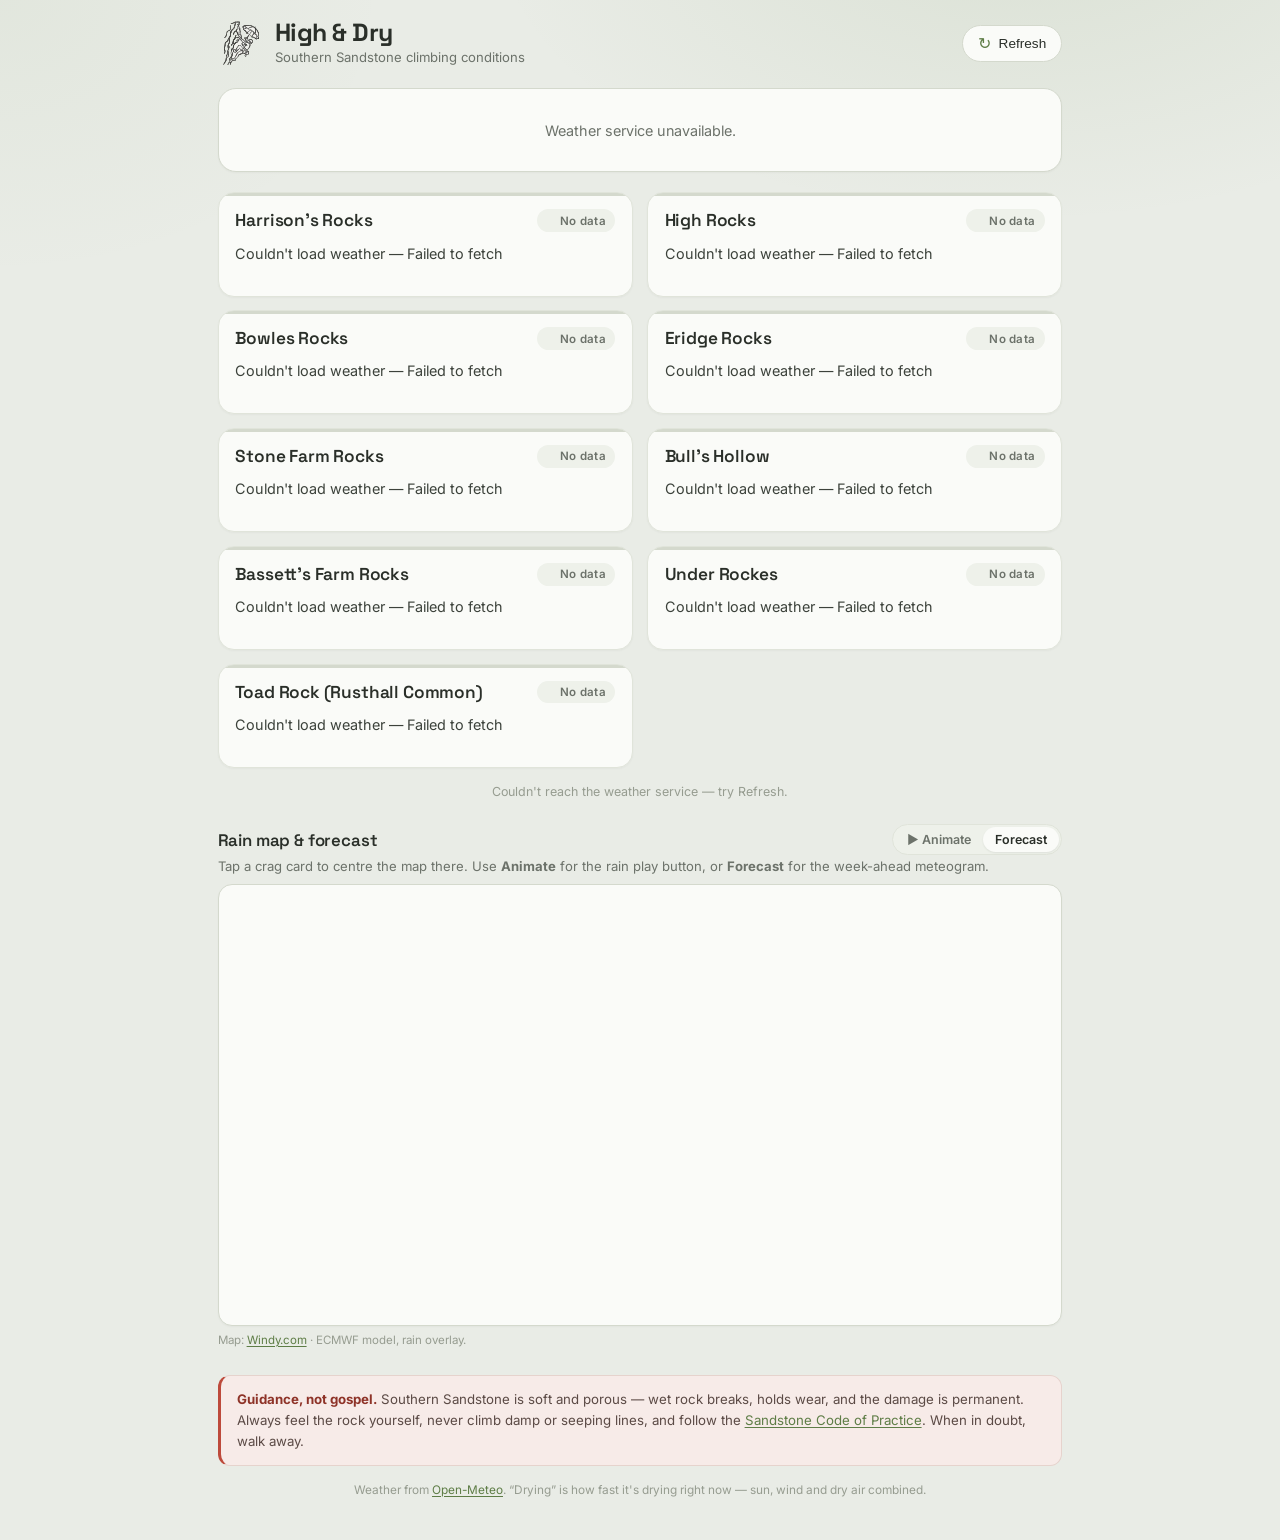
<file: index.html>
<!doctype html>
<html lang="en">
  <head>
    <meta charset="utf-8" />
    <meta name="viewport" content="width=device-width, initial-scale=1, viewport-fit=cover" />
    <title>High &amp; Dry — Southern Sandstone conditions</title>
    <meta name="description" content="Live wet/dry traffic-light conditions for Southern Sandstone climbing crags." />
    <meta name="theme-color" content="#e9ece6" />
    <meta property="og:type" content="website" />
    <meta property="og:site_name" content="High &amp; Dry" />
    <meta property="og:title" content="High &amp; Dry — Southern Sandstone conditions" />
    <meta property="og:description" content="Live traffic-light wet/dry conditions for Southern Sandstone climbing crags." />
    <meta property="og:url" content="https://high-and-dry.pages.dev/" />
    <meta property="og:image" content="https://high-and-dry.pages.dev/og.png" />
    <meta property="og:image:width" content="1200" />
    <meta property="og:image:height" content="630" />
    <meta property="og:image:type" content="image/png" />
    <meta name="twitter:card" content="summary_large_image" />
    <meta name="twitter:title" content="High &amp; Dry — Southern Sandstone conditions" />
    <meta name="twitter:description" content="Live traffic-light wet/dry conditions for Southern Sandstone climbing crags." />
    <meta name="twitter:image" content="https://high-and-dry.pages.dev/og.png" />
    <link rel="manifest" href="./manifest.webmanifest" />
    <link rel="icon" href="./icon.svg" type="image/svg+xml" />
    <link rel="preconnect" href="https://fonts.googleapis.com" />
    <link rel="preconnect" href="https://fonts.gstatic.com" crossorigin />
    <link
      href="https://fonts.googleapis.com/css2?family=Inter:wght@400;500;600;700&family=Space+Grotesk:wght@500;600;700&display=swap"
      rel="stylesheet"
    />
    <link rel="stylesheet" href="./styles.css" />
  </head>
  <body>
    <div class="wrap">
      <header class="topbar">
        <div class="brand">
          <img class="logo" src="./logo.svg" alt="" width="46" height="46" />
          <div>
            <h1>High&nbsp;&amp;&nbsp;Dry</h1>
            <p class="tag">Southern Sandstone climbing conditions</p>
          </div>
        </div>
        <button id="refresh" type="button" aria-label="Refresh conditions">
          <span class="ico" aria-hidden="true">↻</span><span class="lbl">Refresh</span>
        </button>
      </header>

      <section id="hero" class="hero" aria-live="polite"></section>

      <main id="grid" class="grid" aria-live="polite"></main>

      <p id="status" class="status">Loading…</p>

      <section class="mapsec" aria-label="Area rain map">
        <div class="mapsec-head">
          <h2 class="mapsec-h">Rain map &amp; forecast</h2>
          <div class="map-toggle" role="group" aria-label="Map display mode">
            <button id="map-animate" type="button" aria-pressed="false">▶ Animate</button>
            <button id="map-forecast" type="button" class="on" aria-pressed="true">Forecast</button>
          </div>
        </div>
        <p class="mapsec-sub">Tap a crag card to centre the map there. Use <b>Animate</b> for the rain play button, or <b>Forecast</b> for the week-ahead meteogram.</p>
        <div class="mapframe">
          <iframe
            title="Windy rain map for the Southern Sandstone area"
            loading="lazy"
            src="https://embed.windy.com/embed.html?type=map&amp;location=coordinates&amp;metricRain=default&amp;metricTemp=default&amp;metricWind=default&amp;zoom=10&amp;overlay=rain&amp;product=ecmwf&amp;level=surface&amp;lat=51.10&amp;lon=0.19&amp;detailLat=51.098&amp;detailLon=0.187&amp;detail=true&amp;pressure=true&amp;message=true"
          ></iframe>
        </div>
        <p class="mapsec-cred">Map: <a href="https://www.windy.com/?51.098,0.187,9" target="_blank" rel="noopener">Windy.com</a> · ECMWF model, rain overlay.</p>
      </section>

      <footer>
        <div class="warn">
          <strong>Guidance, not gospel.</strong> Southern Sandstone is soft and
          porous — wet rock breaks, holds wear, and the damage is permanent. Always
          feel the rock yourself, never climb damp or seeping lines, and follow the
          <a href="http://www.southernsandstoneclimbs.co.uk/" target="_blank" rel="noopener">Sandstone Code of Practice</a>.
          When in doubt, walk away.
        </div>
        <p class="src">
          Weather from <a href="https://open-meteo.com/" target="_blank" rel="noopener">Open-Meteo</a>.
          “Drying” is how fast it's drying right now — sun, wind and dry air combined.
        </p>
      </footer>
    </div>

    <script type="module" src="./app.js"></script>
  </body>
</html>
</file>
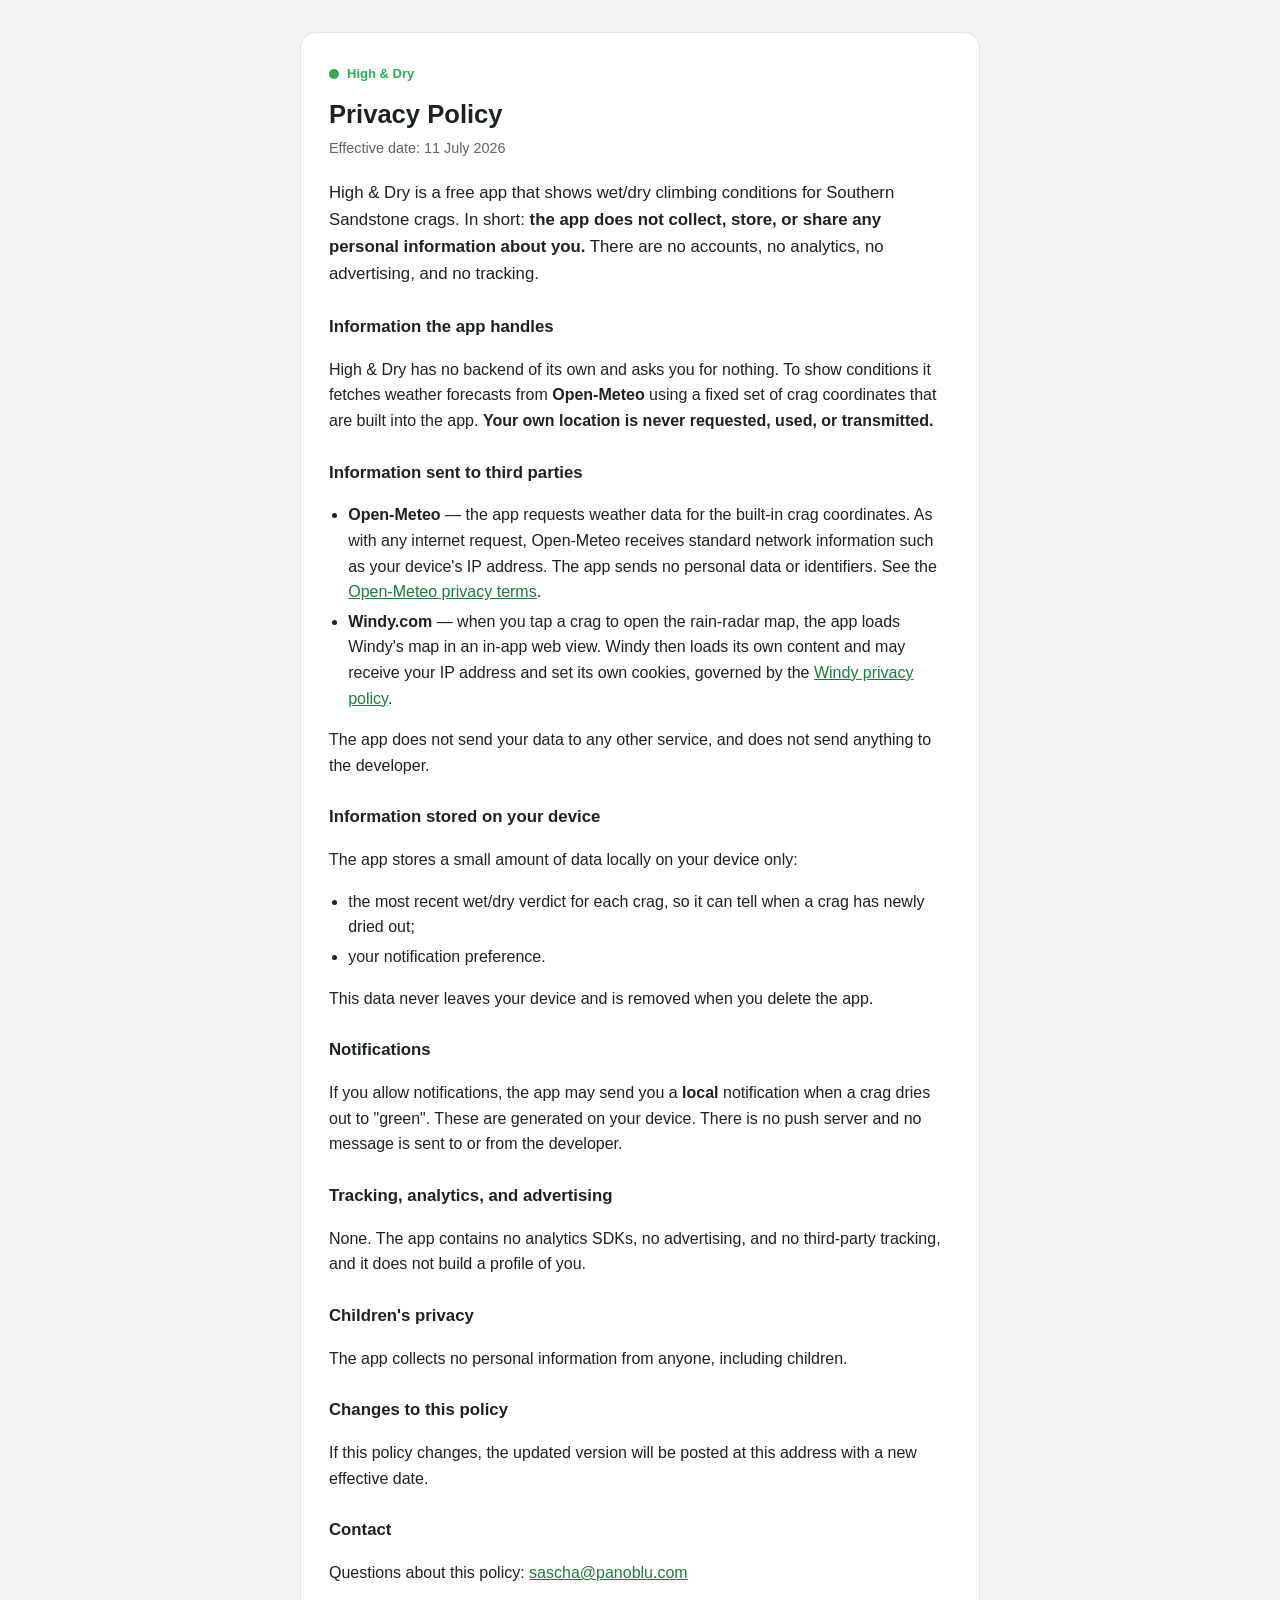
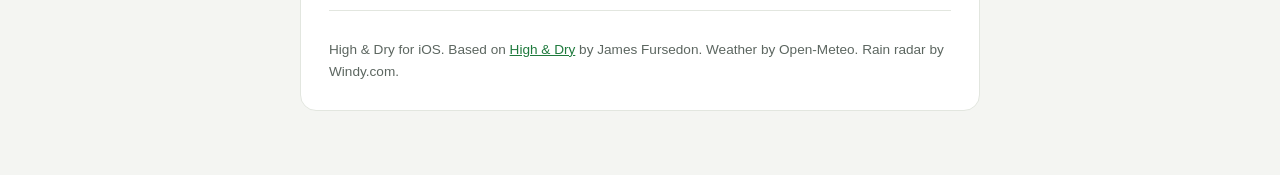
<file: privacy.html>
<!doctype html>
<html lang="en">
<head>
  <meta charset="utf-8" />
  <meta name="viewport" content="width=device-width, initial-scale=1" />
  <title>Privacy Policy — High &amp; Dry</title>
  <meta name="description" content="Privacy policy for the High & Dry iOS app. The app collects no personal data." />
  <style>
    :root {
      --bg: #f4f5f2;
      --card: #ffffff;
      --ink: #1b2320;
      --muted: #5c6660;
      --line: #e2e6df;
      --accent: #2faa55;
      --link: #1f7a3d;
    }
    @media (prefers-color-scheme: dark) {
      :root {
        --bg: #10140f;
        --card: #191f18;
        --ink: #e8ece6;
        --muted: #9aa89d;
        --line: #2a332a;
        --accent: #2faa55;
        --link: #6fd48b;
      }
    }
    * { box-sizing: border-box; }
    body {
      margin: 0;
      background: var(--bg);
      color: var(--ink);
      font: 16px/1.6 -apple-system, BlinkMacSystemFont, "Segoe UI", Roboto, Helvetica, Arial, sans-serif;
      padding: 32px 20px 64px;
    }
    main {
      max-width: 680px;
      margin: 0 auto;
      background: var(--card);
      border: 1px solid var(--line);
      border-radius: 16px;
      padding: 28px 28px 8px;
    }
    .badge {
      display: inline-flex; align-items: center; gap: 8px;
      font-size: 13px; font-weight: 600; color: var(--accent);
      margin-bottom: 4px;
    }
    .dot { width: 10px; height: 10px; border-radius: 50%; background: var(--accent); }
    h1 { font-size: 1.6rem; margin: 6px 0 2px; }
    .eff { color: var(--muted); font-size: 0.9rem; margin: 0 0 20px; }
    h2 { font-size: 1.05rem; margin: 26px 0 6px; }
    p, li { color: var(--ink); }
    .lead { font-size: 1.05rem; }
    a { color: var(--link); }
    ul { padding-left: 1.2em; }
    li { margin: 4px 0; }
    footer { color: var(--muted); font-size: 0.85rem; margin-top: 28px; padding-bottom: 20px; }
    hr { border: none; border-top: 1px solid var(--line); margin: 24px 0; }
  </style>
</head>
<body>
  <main>
    <div class="badge"><span class="dot"></span>High &amp; Dry</div>
    <h1>Privacy Policy</h1>
    <p class="eff">Effective date: 11 July 2026</p>

    <p class="lead">High &amp; Dry is a free app that shows wet/dry climbing
    conditions for Southern Sandstone crags. In short: <strong>the app does not
    collect, store, or share any personal information about you.</strong> There
    are no accounts, no analytics, no advertising, and no tracking.</p>

    <h2>Information the app handles</h2>
    <p>High &amp; Dry has no backend of its own and asks you for nothing. To show
    conditions it fetches weather forecasts from <strong>Open-Meteo</strong>
    using a fixed set of crag coordinates that are built into the app.
    <strong>Your own location is never requested, used, or transmitted.</strong></p>

    <h2>Information sent to third parties</h2>
    <ul>
      <li><strong>Open-Meteo</strong> — the app requests weather data for the
      built-in crag coordinates. As with any internet request, Open-Meteo
      receives standard network information such as your device's IP address.
      The app sends no personal data or identifiers. See the
      <a href="https://open-meteo.com/en/terms" rel="noopener" target="_blank">Open-Meteo privacy terms</a>.</li>
      <li><strong>Windy.com</strong> — when you tap a crag to open the rain-radar
      map, the app loads Windy's map in an in-app web view. Windy then loads its
      own content and may receive your IP address and set its own cookies,
      governed by the
      <a href="https://account.windy.com/privacy-policy" rel="noopener" target="_blank">Windy privacy policy</a>.</li>
    </ul>
    <p>The app does not send your data to any other service, and does not send
    anything to the developer.</p>

    <h2>Information stored on your device</h2>
    <p>The app stores a small amount of data locally on your device only:</p>
    <ul>
      <li>the most recent wet/dry verdict for each crag, so it can tell when a
      crag has newly dried out;</li>
      <li>your notification preference.</li>
    </ul>
    <p>This data never leaves your device and is removed when you delete the app.</p>

    <h2>Notifications</h2>
    <p>If you allow notifications, the app may send you a <strong>local</strong>
    notification when a crag dries out to "green". These are generated on your
    device. There is no push server and no message is sent to or from the
    developer.</p>

    <h2>Tracking, analytics, and advertising</h2>
    <p>None. The app contains no analytics SDKs, no advertising, and no
    third-party tracking, and it does not build a profile of you.</p>

    <h2>Children's privacy</h2>
    <p>The app collects no personal information from anyone, including children.</p>

    <h2>Changes to this policy</h2>
    <p>If this policy changes, the updated version will be posted at this address
    with a new effective date.</p>

    <h2>Contact</h2>
    <p>Questions about this policy: <a href="mailto:sascha@panoblu.com">sascha@panoblu.com</a></p>

    <hr />
    <footer>
      High &amp; Dry for iOS. Based on
      <a href="https://github.com/jfursedon/high-and-dry" rel="noopener" target="_blank">High &amp; Dry</a>
      by James Fursedon. Weather by Open-Meteo. Rain radar by Windy.com.
    </footer>
  </main>
</body>
</html>
</file>
<file: styles.css>
:root {
  /* light "stone" theme — cool grey-green */
  --bg: #e9ece6;
  --surface: #fafbf8;
  --surface-2: #f1f3ee;
  --inset: #eef1ea;
  --border: #d4d9cd;
  --border-soft: #e0e4da;
  --ink: #2a2f29;
  --muted: #6c726a;
  --faint: #969c90;
  --accent: #5e7d46;
  --accent-soft: #6e8f54;

  --green: #4f8a5e;
  --amber: #bf8a2c;
  --red: #bd4a3b;

  color-scheme: light;
}

* { box-sizing: border-box; }

body {
  margin: 0;
  font-family: "Inter", ui-sans-serif, system-ui, -apple-system, sans-serif;
  color: var(--ink);
  background:
    radial-gradient(900px 520px at 80% -10%, rgba(110, 143, 84, 0.12), transparent 60%),
    radial-gradient(700px 500px at 0% 0%, rgba(110, 143, 84, 0.06), transparent 55%),
    var(--bg);
  background-attachment: fixed;
  min-height: 100dvh;
  -webkit-font-smoothing: antialiased;
}

.wrap {
  max-width: 880px;
  margin: 0 auto;
  padding: max(env(safe-area-inset-top), 1.25rem) 1.1rem 2.5rem;
}

/* ---------- top bar ---------- */
.topbar {
  display: flex;
  align-items: center;
  justify-content: space-between;
  gap: 1rem;
  margin-bottom: 1.4rem;
}
.brand { display: flex; align-items: center; gap: 0.7rem; }
.logo { width: 46px; height: 46px; flex: none; display: block; }
h1 {
  font-family: "Space Grotesk", sans-serif;
  font-weight: 700;
  font-size: 1.55rem;
  letter-spacing: -0.02em;
  margin: 0;
  line-height: 1;
}
.tag { margin: 0.25rem 0 0; color: var(--muted); font-size: 0.82rem; }

#refresh {
  display: inline-flex; align-items: center; gap: 0.45rem;
  background: var(--surface);
  color: var(--ink);
  border: 1px solid var(--border);
  border-radius: 999px;
  padding: 0.5rem 0.95rem;
  font-size: 0.85rem; font-weight: 500;
  cursor: pointer;
  transition: background 0.15s, transform 0.1s;
}
#refresh:hover { background: var(--surface-2); }
#refresh:active { transform: scale(0.96); }
#refresh .ico { color: var(--accent); font-size: 1rem; }
#refresh.spin .ico { animation: spin 0.7s linear infinite; }
@keyframes spin { to { transform: rotate(360deg); } }

/* ---------- hero ---------- */
.hero {
  border: 1px solid var(--border);
  border-radius: 18px;
  padding: 1.1rem 1.25rem;
  margin-bottom: 1.25rem;
  background: var(--surface);
  box-shadow: 0 1px 2px rgba(42,47,41,0.04);
  display: flex; align-items: center; gap: 1rem;
  min-height: 84px;
}
.hero.empty { color: var(--muted); justify-content: center; font-size: 0.9rem; }
.hero-glyph {
  width: 56px; height: 56px; flex: none;
  border-radius: 50%;
  display: grid; place-items: center;
  font-family: "Space Grotesk", sans-serif;
  font-weight: 700; font-size: 1.5rem;
}
.hero-glyph.green { background: #e3efe6; color: #3c6e4b; box-shadow: inset 0 0 0 1px rgba(79,138,94,0.35); }
.hero-glyph.amber { background: #f4ead3; color: #8a6216; box-shadow: inset 0 0 0 1px rgba(191,138,44,0.35); }
.hero-glyph.red   { background: #f6e1dd; color: #8e3328; box-shadow: inset 0 0 0 1px rgba(189,74,59,0.32); }
.hero-body h2 {
  font-family: "Space Grotesk", sans-serif;
  margin: 0; font-size: 1.15rem; font-weight: 600; letter-spacing: -0.01em;
}
.hero-body p { margin: 0.2rem 0 0; color: var(--muted); font-size: 0.88rem; }
.hero-body .accent { color: var(--accent); font-weight: 600; }
.hero-indoor { font-size: 0.82rem; }
.hero-indoor a { font-weight: 600; white-space: nowrap; }

/* ---------- grid ---------- */
.grid {
  display: grid;
  gap: 0.85rem;
  grid-template-columns: 1fr;
}
@media (min-width: 640px) { .grid { grid-template-columns: 1fr 1fr; } }

/* ---------- crag card ---------- */
.crag {
  position: relative;
  background: var(--surface);
  border: 1px solid var(--border-soft);
  border-radius: 16px;
  padding: 1rem 1.05rem 1.1rem;
  overflow: hidden;
  box-shadow: 0 1px 2px rgba(42,47,41,0.04);
}
.crag[role="button"] { cursor: pointer; transition: border-color 0.15s, transform 0.06s; }
.crag[role="button"]:hover { border-color: var(--accent-soft); }
.crag[role="button"]:active { transform: scale(0.997); }
.crag[role="button"]:focus-visible { outline: 2px solid var(--accent); outline-offset: 2px; }
.crag::before {
  content: ""; position: absolute; inset: 0 0 auto 0; height: 3px;
}
.crag.green::before { background: linear-gradient(90deg, var(--green), transparent); }
.crag.amber::before { background: linear-gradient(90deg, var(--amber), transparent); }
.crag.red::before   { background: linear-gradient(90deg, var(--red), transparent); }
.crag.err::before   { background: var(--border); }

.crag-head {
  display: flex; align-items: flex-start; justify-content: space-between; gap: 0.6rem;
}
.crag h2 {
  font-family: "Space Grotesk", sans-serif;
  font-size: 1.08rem; font-weight: 600; margin: 0; letter-spacing: -0.01em;
}

/* status pill */
.pill {
  display: inline-flex; align-items: center; gap: 0.4rem;
  font-size: 0.72rem; font-weight: 600; letter-spacing: 0.02em;
  padding: 0.28rem 0.6rem 0.28rem 0.5rem;
  border-radius: 999px; white-space: nowrap; flex: none;
}
.pill .pip { width: 9px; height: 9px; border-radius: 50%; }
.pill.green { background: #e3efe6; color: #3c6e4b; }
.pill.green .pip { background: var(--green); }
.pill.amber { background: #f4ead3; color: #8a6216; }
.pill.amber .pip { background: var(--amber); }
.pill.red { background: #f6e1dd; color: #8e3328; }
.pill.red .pip { background: var(--red); }
.pill.err { background: var(--inset); color: var(--muted); }

.reason { font-size: 0.9rem; line-height: 1.45; margin: 0.7rem 0 0.85rem; color: #3c423b; }

/* stats */
.stats {
  display: grid; grid-template-columns: repeat(3, 1fr);
  gap: 0.4rem; margin: 0;
}
.stats div {
  background: var(--inset);
  border: 1px solid var(--border-soft);
  border-radius: 10px; padding: 0.45rem 0.55rem;
}
.stats dt {
  color: var(--faint); font-size: 0.62rem; font-weight: 600;
  text-transform: uppercase; letter-spacing: 0.05em; margin: 0;
}
.stats dd {
  margin: 0.15rem 0 0; font-size: 1rem; font-weight: 600;
  font-family: "Space Grotesk", sans-serif;
}

/* outlook */
.outlook-wrap { margin-top: 0.9rem; }
.outlook-label {
  font-size: 0.62rem; font-weight: 600; letter-spacing: 0.05em;
  text-transform: uppercase; color: var(--faint); margin: 0 0 0.35rem;
}
.outlook { display: grid; grid-template-columns: repeat(6, 1fr); gap: 0.3rem; }
.outlook .day {
  display: flex; flex-direction: column; align-items: center; gap: 0.3rem;
  padding: 0.45rem 0.1rem;
  border-radius: 9px;
  background: var(--inset);
  border: 1px solid transparent;
}
.outlook .day.wknd { background: #e4e9dd; }
.outlook .day.today { border-color: var(--accent-soft); }
.outlook .pip { width: 11px; height: 11px; border-radius: 50%; }
.outlook .green .pip { background: var(--green); }
.outlook .amber .pip { background: var(--amber); }
.outlook .red .pip   { background: var(--red); }
.outlook .dow {
  font-size: 0.6rem; font-weight: 600; letter-spacing: 0.02em;
  color: var(--faint); text-transform: uppercase;
}
.outlook .day.today .dow { color: var(--accent); }
.outlook .day.wknd .dow { color: var(--muted); }

.crag-note { color: var(--faint); font-size: 0.76rem; margin: 0.85rem 0 0; line-height: 1.4; }

/* ---------- map ---------- */
.mapsec { margin-top: 1.6rem; }
.mapsec-head {
  display: flex; align-items: center; justify-content: space-between;
  gap: 0.75rem; flex-wrap: wrap;
}
.mapsec-h {
  font-family: "Space Grotesk", sans-serif;
  font-size: 1.05rem; font-weight: 600; margin: 0; letter-spacing: -0.01em;
}
.map-toggle {
  display: inline-flex;
  background: var(--inset);
  border: 1px solid var(--border-soft);
  border-radius: 999px;
  padding: 2px;
}
.map-toggle button {
  border: 0; background: transparent; color: var(--muted);
  font: inherit; font-size: 0.78rem; font-weight: 600;
  padding: 0.3rem 0.75rem; border-radius: 999px; cursor: pointer;
  transition: background 0.15s, color 0.15s;
}
.map-toggle button.on {
  background: var(--surface); color: var(--ink);
  box-shadow: 0 1px 2px rgba(42,47,41,0.08);
}
.mapsec-sub { margin: 0.2rem 0 0.6rem; color: var(--muted); font-size: 0.82rem; }
.mapframe {
  width: 100%;
  border: 1px solid var(--border);
  border-radius: 14px;
  overflow: hidden;
  background: var(--surface);
  box-shadow: 0 1px 2px rgba(42,47,41,0.04);
}
.mapframe iframe { display: block; width: 100%; height: 440px; border: 0; }
@media (max-width: 560px) { .mapframe iframe { height: 360px; } }
.mapsec-cred { margin: 0.45rem 0 0; color: var(--faint); font-size: 0.72rem; }

/* ---------- status + footer ---------- */
.status { text-align: center; color: var(--faint); font-size: 0.78rem; margin: 1rem 0 0; }

footer { margin-top: 1.75rem; }
.warn {
  background: #f7ebe8;
  border: 1px solid #e6d3cd;
  border-left: 3px solid var(--red);
  border-radius: 12px;
  padding: 0.85rem 1rem;
  font-size: 0.83rem; line-height: 1.55; color: #5b4a45;
}
.warn strong { color: #8e3328; }
a { color: var(--accent); text-decoration-thickness: 1px; text-underline-offset: 2px; }
.src { text-align: center; color: var(--faint); font-size: 0.74rem; margin: 1rem 0 0; line-height: 1.5; }
.src a { color: var(--accent); }

.skeleton { opacity: 0.5; }
</file>
